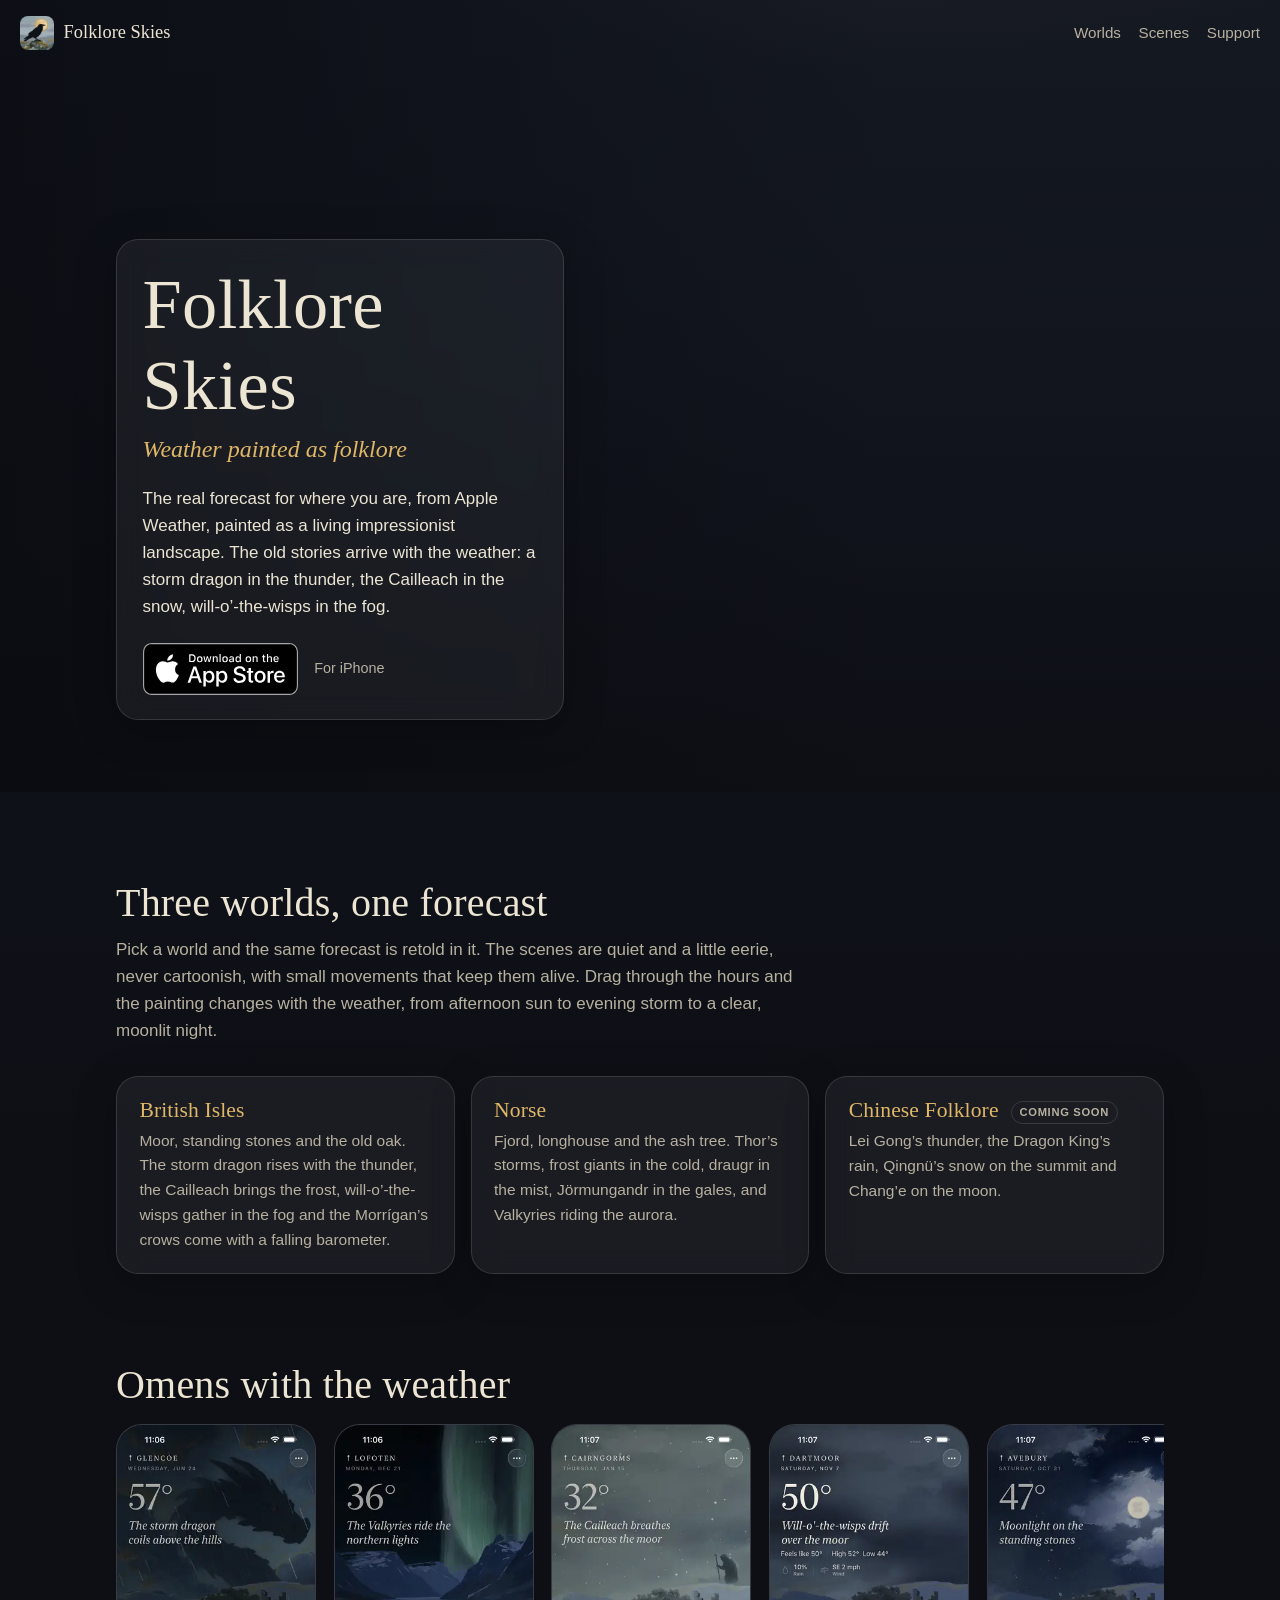
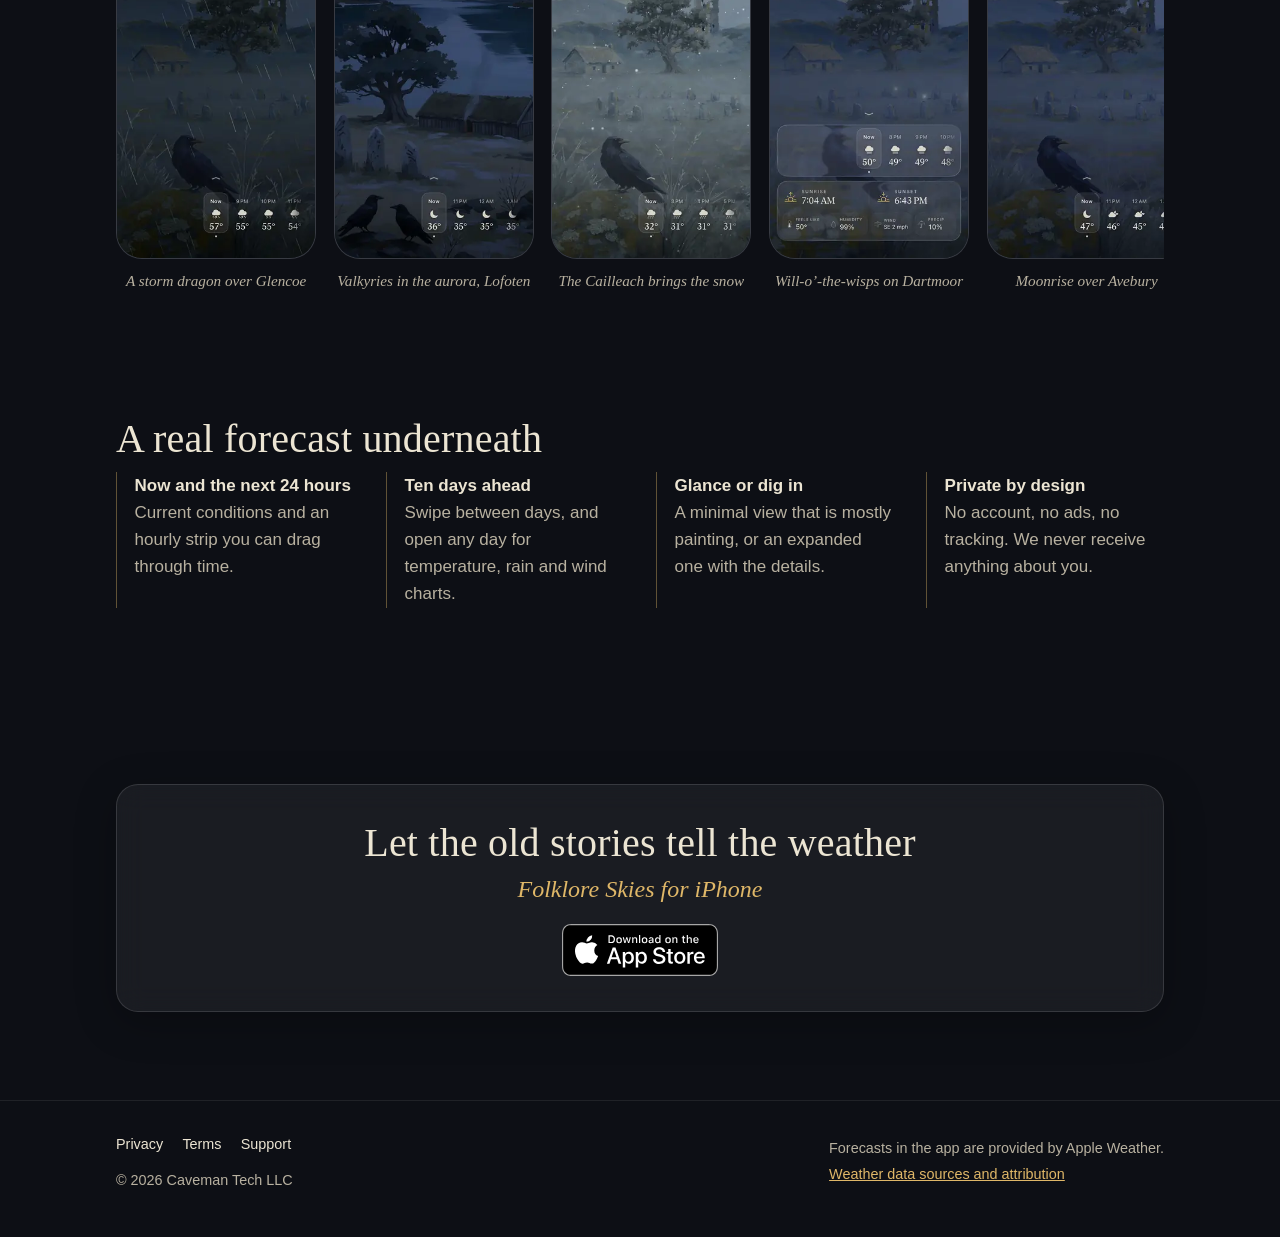
<file: index.html>
<!doctype html>
<html lang="en">
<head>
<meta charset="utf-8">
<meta name="viewport" content="width=device-width, initial-scale=1, viewport-fit=cover">
<title>Folklore Skies: weather painted as folklore</title>
<meta name="description" content="Folklore Skies for iPhone shows the real forecast from Apple Weather as a living impressionist painting, where storm dragons, Valkyries, the Cailleach and will-o&rsquo;-the-wisps arrive with the weather.">
<link rel="canonical" href="https://folkloreskies.com/">
<meta name="theme-color" content="#0d0f15">
<meta name="color-scheme" content="dark">

<!-- Smart App Banner (Safari on iOS). App Store ID 6824357386 (also used in the badge links below). -->
<meta name="apple-itunes-app" content="app-id=6824357386">

<!-- Open Graph / Twitter -->
<meta property="og:type" content="website">
<meta property="og:site_name" content="Folklore Skies">
<meta property="og:title" content="Folklore Skies: weather painted as folklore">
<meta property="og:description" content="Real forecasts from Apple Weather, painted as impressionist folklore scenes. British Isles and Norse folklore for iPhone, with more worlds coming.">
<meta property="og:url" content="https://folkloreskies.com/">
<meta property="og:image" content="https://folkloreskies.com/assets/og.jpg">
<meta property="og:image:type" content="image/jpeg">
<meta property="og:image:width" content="1200">
<meta property="og:image:height" content="630">
<meta property="og:image:alt" content="A raven on a lichen-covered stone before a gold moon, standing stones on a misty moor, with the words Folklore Skies, Weather painted as folklore.">
<meta property="og:locale" content="en_US">
<meta name="twitter:card" content="summary_large_image">
<meta name="twitter:title" content="Folklore Skies: weather painted as folklore">
<meta name="twitter:description" content="Real forecasts from Apple Weather, painted as impressionist folklore scenes. British Isles and Norse folklore for iPhone, with more worlds coming.">
<meta name="twitter:image" content="https://folkloreskies.com/assets/og.jpg">
<meta name="twitter:image:alt" content="A raven before a gold moon over standing stones, with the words Folklore Skies.">

<link rel="icon" href="/favicon.ico" sizes="any">
<link rel="icon" type="image/png" sizes="32x32" href="/assets/favicon-32.png">
<link rel="icon" type="image/png" sizes="192x192" href="/assets/icon-192.png">
<link rel="apple-touch-icon" href="/apple-touch-icon.png">
<link rel="preload" as="image" href="/assets/hero-1920.webp" media="(min-width: 641px)" fetchpriority="high">
<link rel="stylesheet" href="/assets/site.css">
<script src="/assets/store.js"></script>
<script type="application/ld+json">
{"@context":"https://schema.org","@type":"SoftwareApplication","name":"Folklore Skies","operatingSystem":"iOS 17 or later","applicationCategory":"WeatherApplication","url":"https://folkloreskies.com/","image":"https://folkloreskies.com/assets/og.jpg","publisher":{"@type":"Organization","name":"Caveman Tech LLC"}}
</script>
</head>
<body>
<a class="skip" href="#main">Skip to content</a>
<header class="bar">
  <a class="brand" href="/"><img src="/assets/icon-96.webp" width="34" height="34" alt="">Folklore Skies</a>
  <nav aria-label="Site"><a href="#worlds">Worlds</a><a href="#scenes">Scenes</a><a href="/support/">Support</a></nav>
</header>

<main id="main">
  <section class="hero" aria-labelledby="title" style="padding:0">
    <picture>
      <source media="(max-width: 640px)" type="image/webp" srcset="/assets/hero-portrait-600.webp 600w, /assets/hero-portrait-900.webp 900w" sizes="100vw">
      <source type="image/webp" srcset="/assets/hero-1280.webp 1280w, /assets/hero-1920.webp 1920w, /assets/hero-2560.webp 2560w" sizes="100vw">
      <img src="/assets/hero-1600.jpg" width="1600" height="686" alt="A raven on a lichen-covered stone before a gold moon, standing stones on a misty moor in the rain." fetchpriority="high">
    </picture>
    <div class="wrap">
      <div class="hero-card glass">
        <h1 id="title">Folklore Skies</h1>
        <p class="tagline">Weather painted as folklore</p>
        <p class="lede">The real forecast for where you are, from Apple Weather, painted as a living impressionist landscape. The old stories arrive with the weather: a storm dragon in the thunder, the Cailleach in the snow, will-o&rsquo;-the-wisps in the fog.</p>
        <div class="store">
          <a class="badge appstore" href="https://apps.apple.com/app/folklore-skies/id6824357386"><img src="/assets/app-store-badge.svg" width="156" height="52" alt="Download on the App Store"></a>
          <p class="note appstore">For iPhone</p>
          <p class="android glass" role="note">Android is coming soon. For now, Folklore Skies is on iPhone.</p>
          <a class="play" href="#">Get it on Google Play</a>
        </div>
      </div>
    </div>
  </section>

  <section id="worlds" aria-labelledby="worlds-h">
    <div class="wrap">
      <h2 id="worlds-h">Three worlds, one forecast</h2>
      <p class="intro">Pick a world and the same forecast is retold in it. The scenes are quiet and a little eerie, never cartoonish, with small movements that keep them alive. Drag through the hours and the painting changes with the weather, from afternoon sun to evening storm to a clear, moonlit night.</p>
      <ul class="worlds">
        <li class="glass"><h3>British Isles</h3><p>Moor, standing stones and the old oak. The storm dragon rises with the thunder, the Cailleach brings the frost, will-o&rsquo;-the-wisps gather in the fog and the Morrígan&rsquo;s crows come with a falling barometer.</p></li>
        <li class="glass"><h3>Norse</h3><p>Fjord, longhouse and the ash tree. Thor&rsquo;s storms, frost giants in the cold, draugr in the mist, Jörmungandr in the gales, and Valkyries riding the aurora.</p></li>
        <li class="glass"><h3>Chinese Folklore <span class="tag">Coming soon</span></h3><p>Lei Gong&rsquo;s thunder, the Dragon King&rsquo;s rain, Qingnü&rsquo;s snow on the summit and Chang&rsquo;e on the moon.</p></li>
      </ul>
    </div>
  </section>

  <section id="scenes" aria-labelledby="scenes-h" style="padding-top:0">
    <div class="wrap">
      <h2 id="scenes-h">Omens with the weather</h2>
      <ul class="shots" aria-label="App screenshots" tabindex="0">
        <li><figure><img loading="lazy" decoding="async" src="/assets/screens/storm-dragon-330.webp" srcset="/assets/screens/storm-dragon-330.webp 330w, /assets/screens/storm-dragon-660.webp 660w" sizes="(max-width: 640px) 60vw, 220px" width="330" height="717" alt="Thunderstorm over Glencoe with a storm dragon in the clouds"><figcaption>A storm dragon over Glencoe</figcaption></figure></li>
        <li><figure><img loading="lazy" decoding="async" src="/assets/screens/valkyries-330.webp" srcset="/assets/screens/valkyries-330.webp 330w, /assets/screens/valkyries-660.webp 660w" sizes="(max-width: 640px) 60vw, 220px" width="330" height="717" alt="Aurora over Lofoten with Valkyries riding through it"><figcaption>Valkyries in the aurora, Lofoten</figcaption></figure></li>
        <li><figure><img loading="lazy" decoding="async" src="/assets/screens/cailleach-330.webp" srcset="/assets/screens/cailleach-330.webp 330w, /assets/screens/cailleach-660.webp 660w" sizes="(max-width: 640px) 60vw, 220px" width="330" height="717" alt="Snow in the Cairngorms with the Cailleach on the hill"><figcaption>The Cailleach brings the snow</figcaption></figure></li>
        <li><figure><img loading="lazy" decoding="async" src="/assets/screens/dartmoor-expanded-330.webp" srcset="/assets/screens/dartmoor-expanded-330.webp 330w, /assets/screens/dartmoor-expanded-660.webp 660w" sizes="(max-width: 640px) 60vw, 220px" width="330" height="717" alt="Foggy Dartmoor with will-o'-the-wisps and the expanded forecast"><figcaption>Will-o&rsquo;-the-wisps on Dartmoor</figcaption></figure></li>
        <li><figure><img loading="lazy" decoding="async" src="/assets/screens/avebury-330.webp" srcset="/assets/screens/avebury-330.webp 330w, /assets/screens/avebury-660.webp 660w" sizes="(max-width: 640px) 60vw, 220px" width="330" height="717" alt="Clear night at Avebury with the moon over the stones"><figcaption>Moonrise over Avebury</figcaption></figure></li>
        <li><figure><img loading="lazy" decoding="async" src="/assets/screens/day-charts-330.webp" srcset="/assets/screens/day-charts-330.webp 330w, /assets/screens/day-charts-660.webp 660w" sizes="(max-width: 640px) 60vw, 220px" width="330" height="717" alt="Temperature, rain and wind charts for a day in Connemara"><figcaption>Charts for every day</figcaption></figure></li>
      </ul>
    </div>
  </section>

  <section aria-labelledby="real-h" style="padding-top:1rem">
    <div class="wrap">
      <h2 id="real-h">A real forecast underneath</h2>
      <ul class="features">
        <li><strong>Now and the next 24 hours</strong>Current conditions and an hourly strip you can drag through time.</li>
        <li><strong>Ten days ahead</strong>Swipe between days, and open any day for temperature, rain and wind charts.</li>
        <li><strong>Glance or dig in</strong>A minimal view that is mostly painting, or an expanded one with the details.</li>
        <li><strong>Private by design</strong>No account, no ads, no tracking. We never receive anything about you.</li>
      </ul>
    </div>
  </section>

  <section aria-labelledby="get-h">
    <div class="wrap">
      <div class="cta glass">
        <h2 id="get-h">Let the old stories tell the weather</h2>
        <p class="tagline">Folklore Skies for iPhone</p>
        <div class="store">
          <a class="badge appstore" href="https://apps.apple.com/app/folklore-skies/id6824357386"><img src="/assets/app-store-badge.svg" width="156" height="52" alt="Download on the App Store" loading="lazy"></a>
          <p class="android" role="note">Android is coming soon. For now, Folklore Skies is on iPhone.</p>
          <a class="play" href="#">Get it on Google Play</a>
        </div>
      </div>
    </div>
  </section>
</main>

<footer>
  <div class="wrap">
    <div>
      <nav aria-label="Legal"><a href="/privacy/">Privacy</a><a href="/terms/">Terms</a><a href="/support/">Support</a></nav>
      <p style="margin-top:.8rem">&copy; 2026 Caveman Tech LLC</p>
    </div>
    <div>
      <p>Forecasts in the app are provided by Apple&nbsp;Weather.</p>
      <p><a href="https://weatherkit.apple.com/legal-attribution.html">Weather data sources and attribution</a></p>
    </div>
  </div>
</footer>
</body>
</html>
</file>
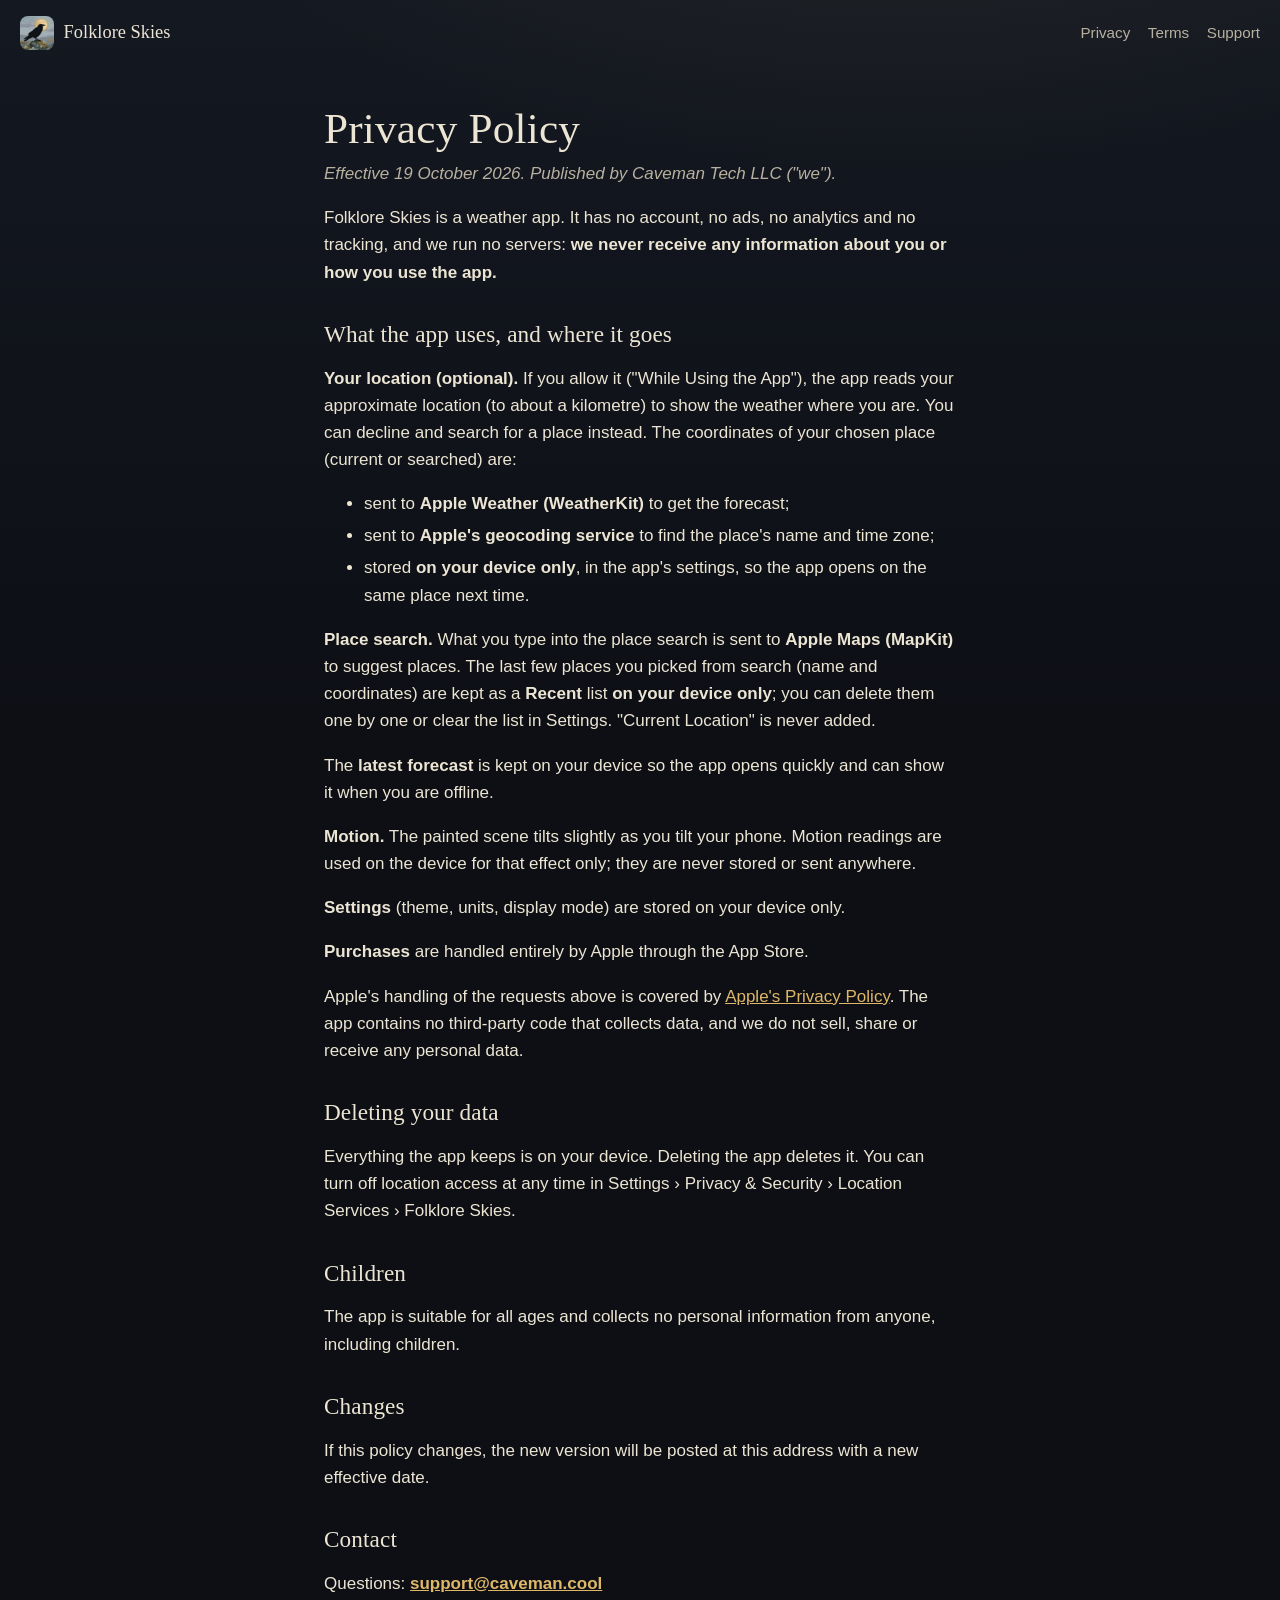
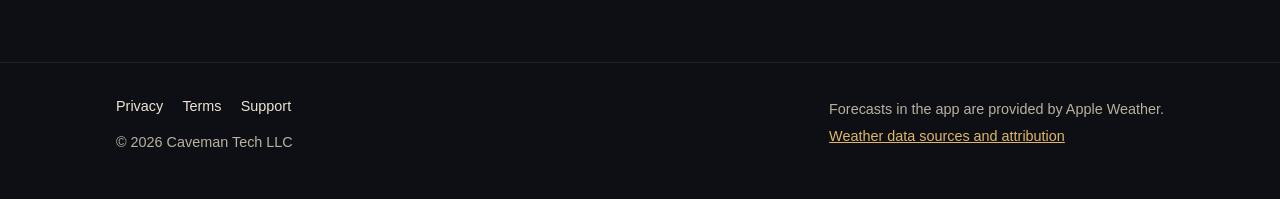
<file: privacy/index.html>
<!doctype html>
<html lang="en">
<head>
<meta charset="utf-8">
<meta name="viewport" content="width=device-width, initial-scale=1, viewport-fit=cover">
<title>Privacy Policy · Folklore Skies</title>
<meta name="description" content="Folklore Skies collects no data: no account, no ads, no analytics, no tracking. Here is what the app uses and where it goes.">
<link rel="canonical" href="https://folkloreskies.com/privacy/">
<meta name="theme-color" content="#0d0f15">
<meta name="color-scheme" content="dark">
<link rel="icon" href="/favicon.ico" sizes="any">
<link rel="icon" type="image/png" sizes="32x32" href="/assets/favicon-32.png">
<link rel="apple-touch-icon" href="/apple-touch-icon.png">
<link rel="stylesheet" href="/assets/site.css">
</head>
<body>
<a class="skip" href="#main">Skip to content</a>
<header class="bar">
  <a class="brand" href="/"><img src="/assets/icon-96.webp" width="34" height="34" alt="">Folklore Skies</a>
  <nav aria-label="Site"><a href="/privacy/">Privacy</a><a href="/terms/">Terms</a><a href="/support/">Support</a></nav>
</header>
<main id="main" class="page">
<h1>Privacy Policy</h1>
<p class="meta">Effective 19 October 2026. Published by Caveman Tech LLC ("we").</p>
<p>Folklore Skies is a weather app. It has no account, no ads, no analytics and no tracking, and we run no servers: <strong>we never receive any information about you or how you use the app.</strong></p>
<h2>What the app uses, and where it goes</h2>
<p><strong>Your location (optional).</strong> If you allow it ("While Using the App"), the app reads your approximate location (to about a kilometre) to show the weather where you are. You can decline and search for a place instead. The coordinates of your chosen place (current or searched) are:</p>
<ul>
<li>sent to <strong>Apple Weather (WeatherKit)</strong> to get the forecast;</li>
<li>sent to <strong>Apple's geocoding service</strong> to find the place's name and time zone;</li>
<li>stored <strong>on your device only</strong>, in the app's settings, so the app opens on the same place next time.</li>
</ul>
<p><strong>Place search.</strong> What you type into the place search is sent to <strong>Apple Maps (MapKit)</strong> to suggest places. The last few places you picked from search (name and coordinates) are kept as a <strong>Recent</strong> list <strong>on your device only</strong>; you can delete them one by one or clear the list in Settings. "Current Location" is never added.</p>
<p>The <strong>latest forecast</strong> is kept on your device so the app opens quickly and can show it when you are offline.</p>
<p><strong>Motion.</strong> The painted scene tilts slightly as you tilt your phone. Motion readings are used on the device for that effect only; they are never stored or sent anywhere.</p>
<p><strong>Settings</strong> (theme, units, display mode) are stored on your device only.</p>
<p><strong>Purchases</strong> are handled entirely by Apple through the App Store.</p>
<p>Apple's handling of the requests above is covered by <a href="https://www.apple.com/legal/privacy/">Apple's Privacy Policy</a>. The app contains no third-party code that collects data, and we do not sell, share or receive any personal data.</p>
<h2>Deleting your data</h2>
<p>Everything the app keeps is on your device. Deleting the app deletes it. You can turn off location access at any time in Settings › Privacy &amp; Security › Location Services › Folklore Skies.</p>
<h2>Children</h2>
<p>The app is suitable for all ages and collects no personal information from anyone, including children.</p>
<h2>Changes</h2>
<p>If this policy changes, the new version will be posted at this address with a new effective date.</p>
<h2>Contact</h2>
<p>Questions: <strong><a href="mailto:support@caveman.cool">support@caveman.cool</a></strong></p>
</main>
<footer>
  <div class="wrap">
    <div>
      <nav aria-label="Legal"><a href="/privacy/">Privacy</a><a href="/terms/">Terms</a><a href="/support/">Support</a></nav>
      <p style="margin-top:.8rem">&copy; 2026 Caveman Tech LLC</p>
    </div>
    <div>
      <p>Forecasts in the app are provided by Apple&nbsp;Weather.</p>
      <p><a href="https://weatherkit.apple.com/legal-attribution.html">Weather data sources and attribution</a></p>
    </div>
  </div>
</footer>
</body>
</html>
</file>
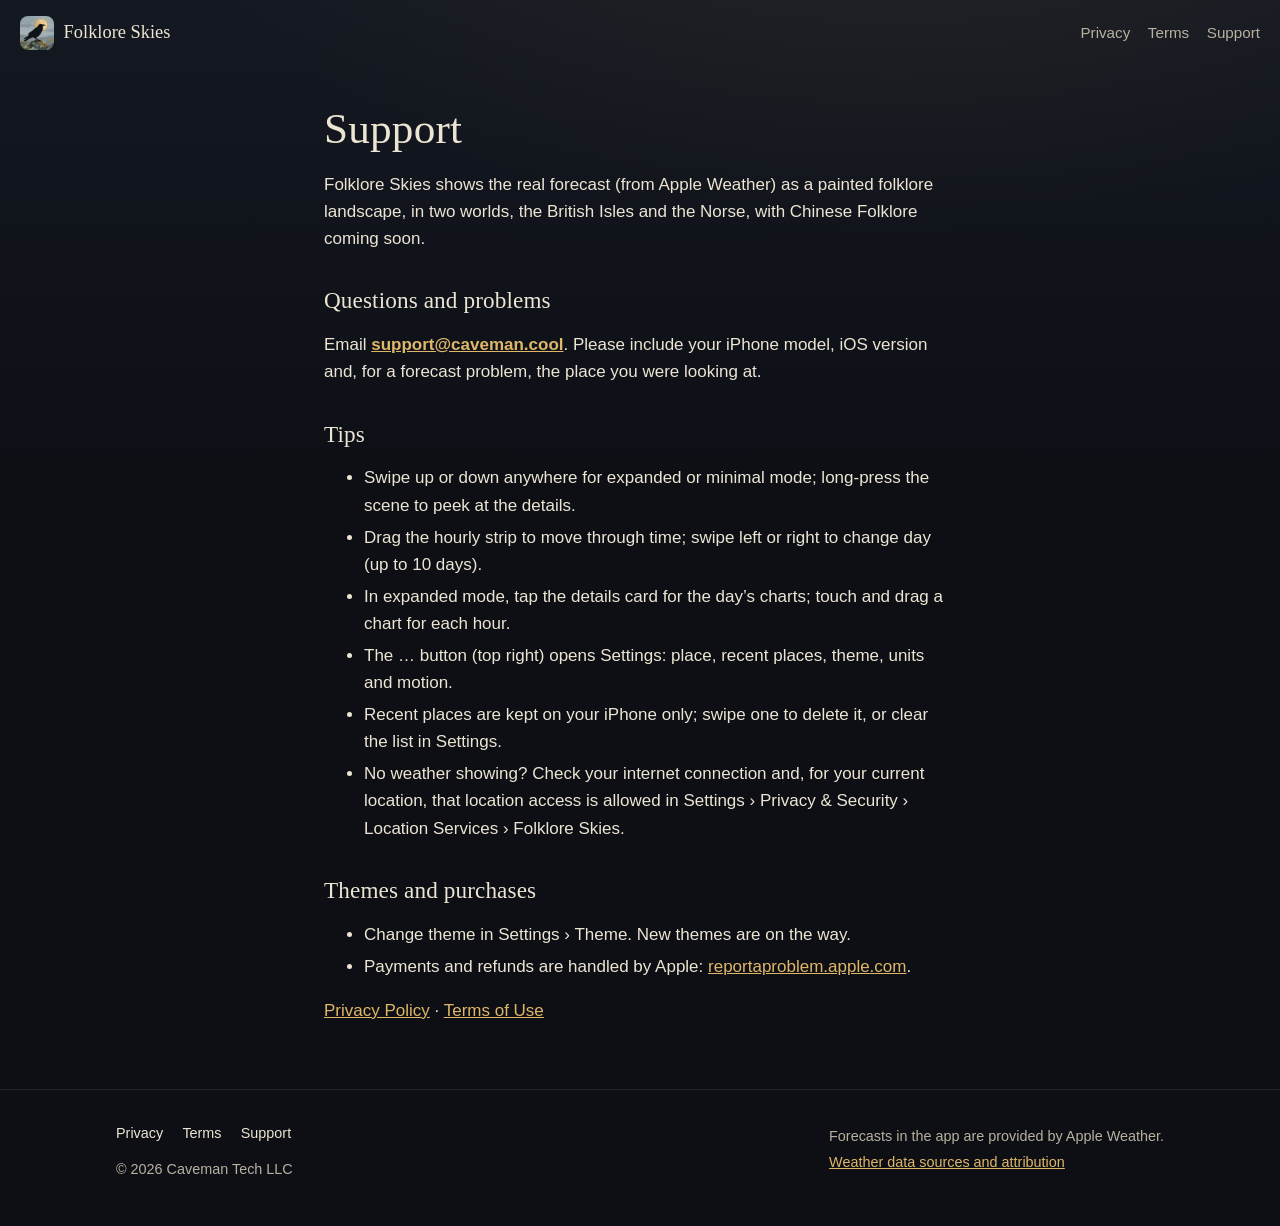
<file: support/index.html>
<!doctype html>
<html lang="en">
<head>
<meta charset="utf-8">
<meta name="viewport" content="width=device-width, initial-scale=1, viewport-fit=cover">
<title>Support · Folklore Skies</title>
<meta name="description" content="Help and contact for the Folklore Skies iPhone weather app.">
<link rel="canonical" href="https://folkloreskies.com/support/">
<meta name="theme-color" content="#0d0f15">
<meta name="color-scheme" content="dark">
<link rel="icon" href="/favicon.ico" sizes="any">
<link rel="icon" type="image/png" sizes="32x32" href="/assets/favicon-32.png">
<link rel="apple-touch-icon" href="/apple-touch-icon.png">
<link rel="stylesheet" href="/assets/site.css">
</head>
<body>
<a class="skip" href="#main">Skip to content</a>
<header class="bar">
  <a class="brand" href="/"><img src="/assets/icon-96.webp" width="34" height="34" alt="">Folklore Skies</a>
  <nav aria-label="Site"><a href="/privacy/">Privacy</a><a href="/terms/">Terms</a><a href="/support/">Support</a></nav>
</header>
<main id="main" class="page">
<h1>Support</h1>
<p>Folklore Skies shows the real forecast (from Apple Weather) as a painted folklore landscape, in two worlds, the British Isles and the Norse, with Chinese Folklore coming soon.</p>
<h2>Questions and problems</h2>
<p>Email <strong><a href="mailto:support@caveman.cool">support@caveman.cool</a></strong>. Please include your iPhone model, iOS version and, for a forecast problem, the place you were looking at.</p>
<h2>Tips</h2>
<ul>
<li>Swipe up or down anywhere for expanded or minimal mode; long-press the scene to peek at the details.</li>
<li>Drag the hourly strip to move through time; swipe left or right to change day (up to 10 days).</li>
<li>In expanded mode, tap the details card for the day&rsquo;s charts; touch and drag a chart for each hour.</li>
<li>The &hellip; button (top right) opens Settings: place, recent places, theme, units and motion.</li>
<li>Recent places are kept on your iPhone only; swipe one to delete it, or clear the list in Settings.</li>
<li>No weather showing? Check your internet connection and, for your current location, that location access is allowed in Settings &rsaquo; Privacy &amp; Security &rsaquo; Location Services &rsaquo; Folklore Skies.</li>
</ul>
<h2>Themes and purchases</h2>
<ul>
<li>Change theme in Settings &rsaquo; Theme. New themes are on the way.</li>
<li>Payments and refunds are handled by Apple: <a href="https://reportaproblem.apple.com/">reportaproblem.apple.com</a>.</li>
</ul>
<p><a href="/privacy/">Privacy Policy</a> &middot; <a href="/terms/">Terms of Use</a></p>
</main>
<footer>
  <div class="wrap">
    <div>
      <nav aria-label="Legal"><a href="/privacy/">Privacy</a><a href="/terms/">Terms</a><a href="/support/">Support</a></nav>
      <p style="margin-top:.8rem">&copy; 2026 Caveman Tech LLC</p>
    </div>
    <div>
      <p>Forecasts in the app are provided by Apple&nbsp;Weather.</p>
      <p><a href="https://weatherkit.apple.com/legal-attribution.html">Weather data sources and attribution</a></p>
    </div>
  </div>
</footer>
</body>
</html>
</file>
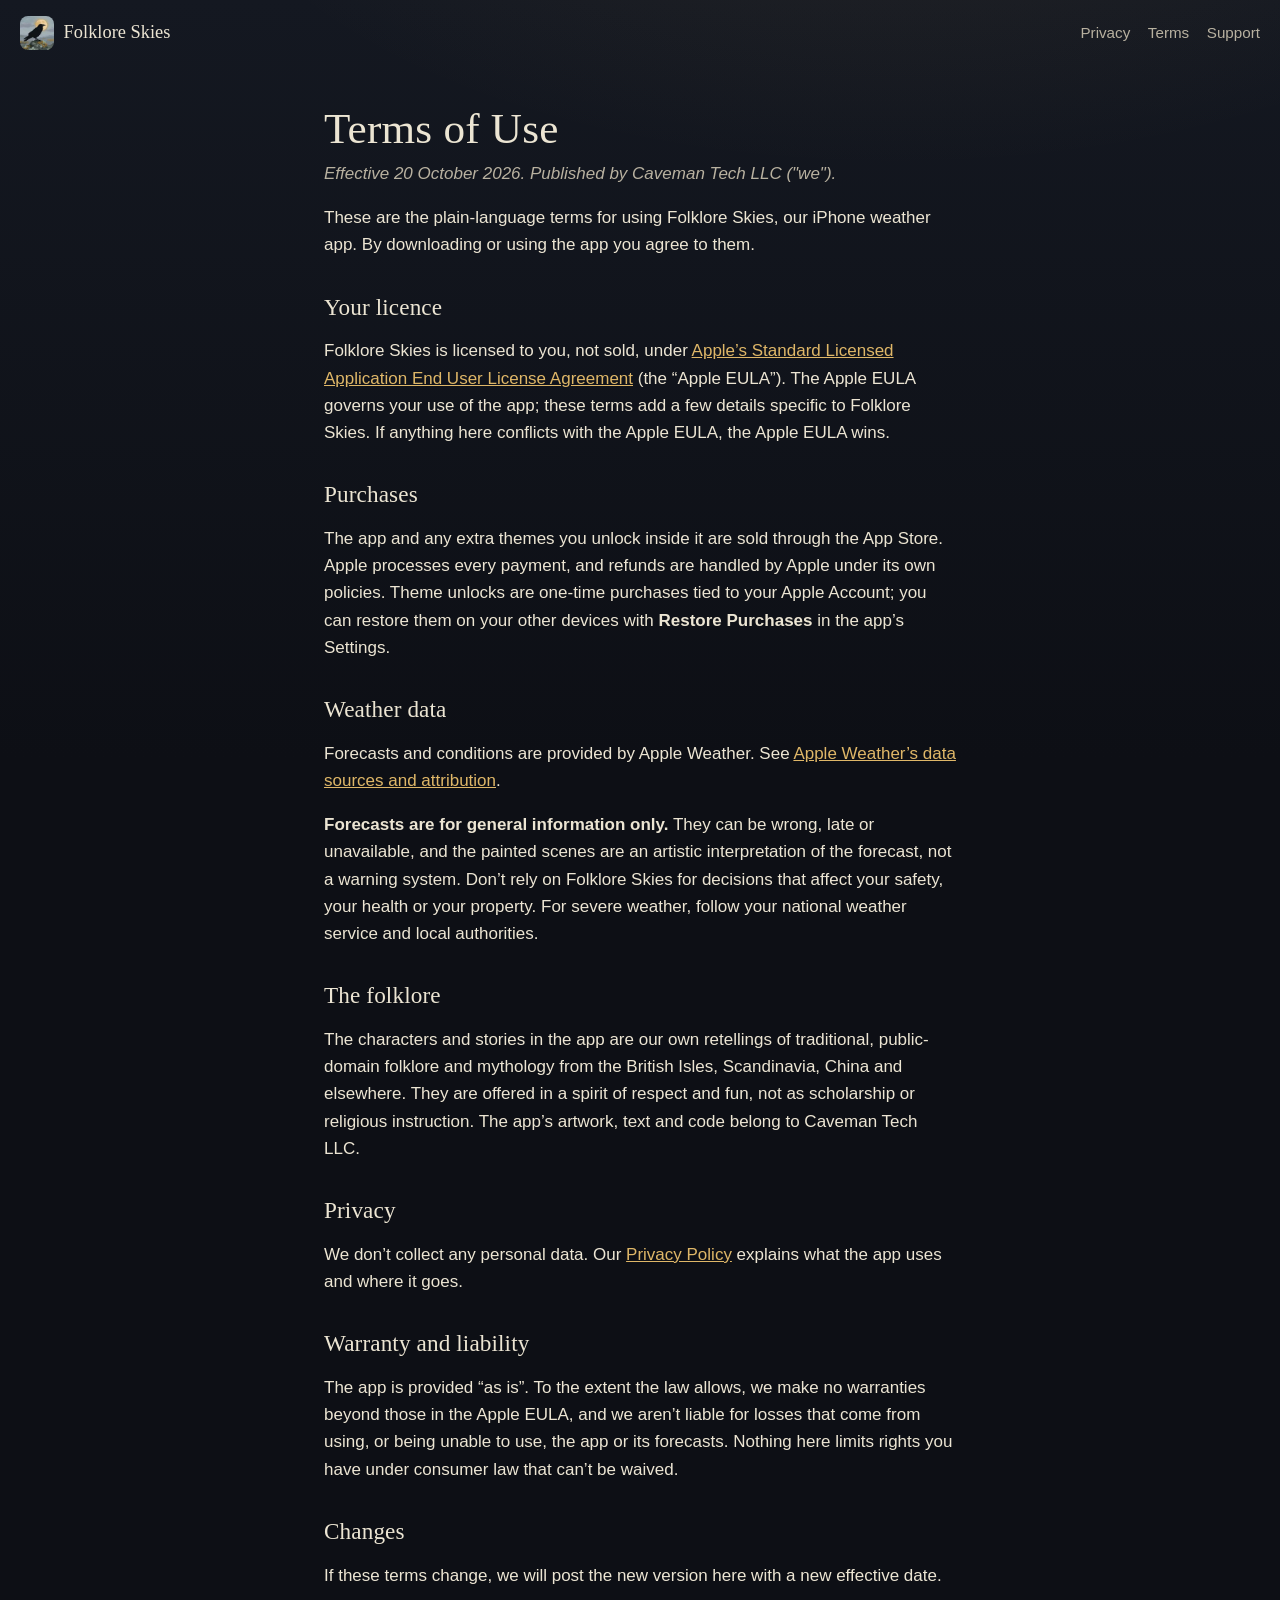
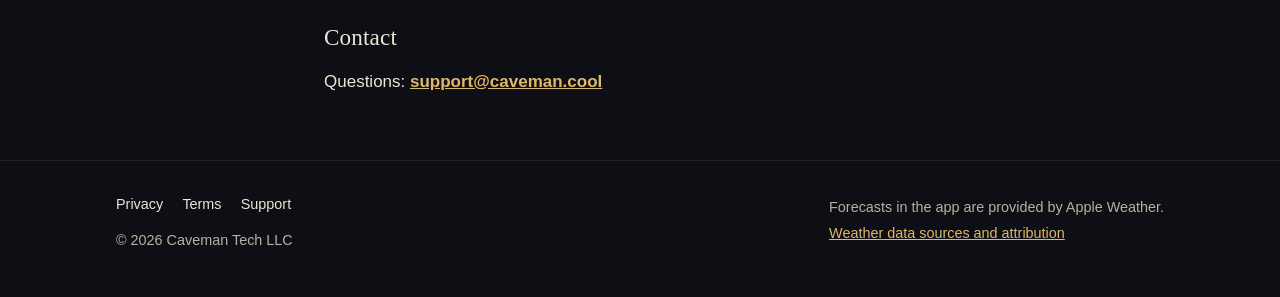
<file: terms/index.html>
<!doctype html>
<html lang="en">
<head>
<meta charset="utf-8">
<meta name="viewport" content="width=device-width, initial-scale=1, viewport-fit=cover">
<title>Terms of Use · Folklore Skies</title>
<meta name="description" content="Plain-language terms of use for the Folklore Skies iPhone app by Caveman Tech LLC.">
<link rel="canonical" href="https://folkloreskies.com/terms/">
<meta name="theme-color" content="#0d0f15">
<meta name="color-scheme" content="dark">
<link rel="icon" href="/favicon.ico" sizes="any">
<link rel="icon" type="image/png" sizes="32x32" href="/assets/favicon-32.png">
<link rel="apple-touch-icon" href="/apple-touch-icon.png">
<link rel="stylesheet" href="/assets/site.css">
</head>
<body>
<a class="skip" href="#main">Skip to content</a>
<header class="bar">
  <a class="brand" href="/"><img src="/assets/icon-96.webp" width="34" height="34" alt="">Folklore Skies</a>
  <nav aria-label="Site"><a href="/privacy/">Privacy</a><a href="/terms/">Terms</a><a href="/support/">Support</a></nav>
</header>
<main id="main" class="page">
<h1>Terms of Use</h1>
<p class="meta">Effective 20 October 2026. Published by Caveman Tech LLC ("we").</p>
<p>These are the plain-language terms for using Folklore Skies, our iPhone weather app. By downloading or using the app you agree to them.</p>

<h2>Your licence</h2>
<p>Folklore Skies is licensed to you, not sold, under <a href="https://www.apple.com/legal/internet-services/itunes/dev/stdeula/">Apple&rsquo;s Standard Licensed Application End User License Agreement</a> (the &ldquo;Apple EULA&rdquo;). The Apple EULA governs your use of the app; these terms add a few details specific to Folklore Skies. If anything here conflicts with the Apple EULA, the Apple EULA wins.</p>

<h2>Purchases</h2>
<p>The app and any extra themes you unlock inside it are sold through the App Store. Apple processes every payment, and refunds are handled by Apple under its own policies. Theme unlocks are one-time purchases tied to your Apple Account; you can restore them on your other devices with <strong>Restore Purchases</strong> in the app&rsquo;s Settings.</p>

<h2>Weather data</h2>
<p>Forecasts and conditions are provided by Apple Weather. See <a href="https://weatherkit.apple.com/legal-attribution.html">Apple Weather&rsquo;s data sources and attribution</a>.</p>
<p><strong>Forecasts are for general information only.</strong> They can be wrong, late or unavailable, and the painted scenes are an artistic interpretation of the forecast, not a warning system. Don&rsquo;t rely on Folklore Skies for decisions that affect your safety, your health or your property. For severe weather, follow your national weather service and local authorities.</p>

<h2>The folklore</h2>
<p>The characters and stories in the app are our own retellings of traditional, public-domain folklore and mythology from the British Isles, Scandinavia, China and elsewhere. They are offered in a spirit of respect and fun, not as scholarship or religious instruction. The app&rsquo;s artwork, text and code belong to Caveman Tech LLC.</p>

<h2>Privacy</h2>
<p>We don&rsquo;t collect any personal data. Our <a href="/privacy/">Privacy Policy</a> explains what the app uses and where it goes.</p>

<h2>Warranty and liability</h2>
<p>The app is provided &ldquo;as is&rdquo;. To the extent the law allows, we make no warranties beyond those in the Apple EULA, and we aren&rsquo;t liable for losses that come from using, or being unable to use, the app or its forecasts. Nothing here limits rights you have under consumer law that can&rsquo;t be waived.</p>

<h2>Changes</h2>
<p>If these terms change, we will post the new version here with a new effective date.</p>

<h2>Contact</h2>
<p>Questions: <strong><a href="mailto:support@caveman.cool">support@caveman.cool</a></strong></p>
</main>
<footer>
  <div class="wrap">
    <div>
      <nav aria-label="Legal"><a href="/privacy/">Privacy</a><a href="/terms/">Terms</a><a href="/support/">Support</a></nav>
      <p style="margin-top:.8rem">&copy; 2026 Caveman Tech LLC</p>
    </div>
    <div>
      <p>Forecasts in the app are provided by Apple&nbsp;Weather.</p>
      <p><a href="https://weatherkit.apple.com/legal-attribution.html">Weather data sources and attribution</a></p>
    </div>
  </div>
</footer>
</body>
</html>
</file>
<file: assets/site.css>
/* Folklore Skies — static site. No web fonts, trackers or cookies. */
:root{
  --ink:#ece5d3; --ink-dim:#b8b1a0; --gold:#dfb768; --gold-hi:#f0cf8a;
  --night:#0d0f15; --night-2:#141821;
  --glass:rgba(255,255,255,.055); --glass-edge:rgba(255,255,255,.13);
  --serif:"Iowan Old Style","Palatino Linotype",Palatino,"Book Antiqua",Georgia,"Noto Serif",serif;
  --sans:-apple-system,BlinkMacSystemFont,"Segoe UI",Roboto,"Helvetica Neue",Arial,sans-serif;
  color-scheme:dark;
}
*{box-sizing:border-box}
html{background:var(--night);-webkit-text-size-adjust:100%}
body{margin:0;color:var(--ink);font:17px/1.6 var(--sans);background:
  radial-gradient(1200px 600px at 70% -10%,rgba(223,183,104,.08),transparent 60%),
  linear-gradient(180deg,var(--night-2),var(--night) 40%);min-height:100vh}
a{color:var(--gold)}a:hover{color:var(--gold-hi)}
a:focus-visible,button:focus-visible{outline:2px solid var(--gold-hi);outline-offset:3px;border-radius:6px}
h1,h2,h3{font-family:var(--serif);font-weight:400;letter-spacing:.005em;line-height:1.15}
img{max-width:100%;height:auto;display:block}
.skip{position:absolute;left:-999px;top:0}.skip:focus{left:1rem;top:1rem;z-index:10;background:var(--night);padding:.5rem 1rem}
.wrap{max-width:68rem;margin:0 auto;padding:0 1.25rem}
.glass{background:var(--glass);border:1px solid var(--glass-edge);border-radius:22px;
  -webkit-backdrop-filter:blur(14px) saturate(1.2);backdrop-filter:blur(14px) saturate(1.2);
  box-shadow:0 10px 40px rgba(0,0,0,.25)}

/* header bar */
.bar{position:absolute;inset:0 0 auto 0;z-index:3;display:flex;align-items:center;justify-content:space-between;padding:1rem 1.25rem}
.brand{display:flex;align-items:center;gap:.6rem;color:var(--ink);text-decoration:none;font-family:var(--serif);font-size:1.15rem}
.brand img{width:34px;height:34px;border-radius:8px}
.bar nav a{color:var(--ink-dim);text-decoration:none;margin-left:1.1rem;font-size:.95rem}
.bar nav a:hover{color:var(--ink)}

/* hero */
.hero{position:relative;min-height:min(88vh,50rem);display:flex;align-items:flex-end;overflow:hidden;isolation:isolate}
.hero picture,.hero picture img{position:absolute;inset:0;width:100%;height:100%;object-fit:cover;object-position:0% 40%;z-index:-2}
.hero::after{content:"";position:absolute;inset:0;z-index:-1;background:
  linear-gradient(90deg,rgba(9,11,16,.72) 0%,rgba(9,11,16,.25) 45%,transparent 70%),
  linear-gradient(0deg,var(--night) 0%,rgba(13,15,21,.3) 28%,transparent 55%)}
.hero .wrap{width:100%;padding-bottom:clamp(2.5rem,8vh,5rem)}
.hero-card{max-width:28rem;padding:1.5rem 1.6rem}
.hero h1{font-size:clamp(2.6rem,6vw,4.4rem);margin:0}
.tagline{font-family:var(--serif);font-style:italic;color:var(--gold);font-size:clamp(1.2rem,2.4vw,1.5rem);margin:.25rem 0 1rem}
.lede{margin:0 0 1.4rem;color:var(--ink)}

/* store */
.store{display:flex;flex-wrap:wrap;align-items:center;gap:.6rem 1rem}
.store .badge img{height:52px;width:auto}
.store .note{color:var(--ink-dim);font-size:.9rem;margin:0}
.store .android,.store .play{display:none}
html[data-platform="android"] .store .appstore{display:none}
html[data-platform="android"] .store .android{display:block}
html[data-platform="android"][data-play="1"] .store .android{display:none}
html[data-platform="android"][data-play="1"] .store .play{display:inline-flex}
.android{padding:.7rem 1rem;border-radius:14px;margin:0}
.play{align-items:center;gap:.5rem;padding:.75rem 1.2rem;border-radius:12px;background:#000;border:1px solid #a6a6a6;color:#fff;text-decoration:none;font-weight:600}

/* sections */
section{padding:clamp(3rem,8vw,5.5rem) 0}
section h2{font-size:clamp(1.8rem,3.6vw,2.5rem);margin:0 0 .6rem}
.intro{max-width:44rem;color:var(--ink-dim);margin:0 0 2rem}
.worlds{display:grid;grid-template-columns:repeat(auto-fit,minmax(16rem,1fr));gap:1rem;list-style:none;padding:0;margin:0}
.worlds li{padding:1.3rem 1.4rem}
.worlds h3{margin:0 0 .35rem;font-size:1.35rem;color:var(--gold)}
.worlds p{margin:0;color:var(--ink-dim);font-size:.97rem}
.tag{display:inline-block;margin-left:.4rem;font:600 .7rem/1 var(--sans);letter-spacing:.06em;text-transform:uppercase;color:var(--ink-dim);border:1px solid var(--glass-edge);border-radius:99px;padding:.3rem .5rem;vertical-align:middle}

.shots{display:grid;grid-auto-flow:column;grid-auto-columns:minmax(12.5rem,1fr);gap:1.1rem;overflow-x:auto;scroll-snap-type:x mandatory;padding:.4rem .2rem 1.2rem;margin:0;list-style:none;scrollbar-width:thin}
.shots li{scroll-snap-align:start}
.shots figure{margin:0}
.shots img{border-radius:26px;border:1px solid var(--glass-edge);aspect-ratio:1320/2868;width:100%;background:#1a1e27}
.shots figcaption{font-family:var(--serif);font-style:italic;color:var(--ink-dim);font-size:.95rem;text-align:center;margin-top:.6rem}

.features{display:grid;grid-template-columns:repeat(auto-fit,minmax(13rem,1fr));gap:1rem 2rem;padding:0;margin:0;list-style:none}
.features li{padding-left:1.1rem;border-left:1px solid rgba(223,183,104,.4);color:var(--ink-dim)}
.features strong{color:var(--ink);font-weight:600;display:block}
.cta{text-align:center;padding:2.2rem 1.5rem}
.cta .store{justify-content:center}
.cta h2{margin-bottom:.2rem}

/* prose pages */
.page{max-width:42rem;margin:0 auto;padding:6.5rem 1.25rem 3rem}
.page h1{font-size:clamp(2rem,5vw,2.7rem);margin:0 0 .4rem}
.page h2{font-size:1.45rem;margin:2.2rem 0 .5rem}
.page .meta{color:var(--ink-dim);font-style:italic;margin-top:0}
.page li{margin:.3rem 0}
.page.center{text-align:center;padding-top:9rem}

/* footer */
footer{border-top:1px solid rgba(255,255,255,.08);padding:2rem 0 2.6rem;color:var(--ink-dim);font-size:.9rem}
footer .wrap{display:flex;flex-wrap:wrap;gap:.8rem 2rem;justify-content:space-between;align-items:flex-start}
footer nav a{color:var(--ink);text-decoration:none;margin-right:1.2rem}
footer nav a:hover{color:var(--gold)}
footer p{margin:.2rem 0}

@media (max-width:640px){
  .bar nav{display:none}
  .hero{display:block;min-height:0}
  .hero picture{position:relative;display:block;height:min(64svh,34rem)}
  .hero picture img{object-position:50% 35%}
  .hero .wrap{margin-top:-5.5rem;padding-bottom:1rem}
  .hero::after{background:linear-gradient(0deg,var(--night) 0%,var(--night) 30%,rgba(13,15,21,.4) 52%,transparent 70%)}
  .hero-card{padding:1.3rem 1.3rem}
}
@media (prefers-reduced-motion:no-preference){
  .hero picture img{animation:drift 40s ease-in-out infinite alternate}
  @keyframes drift{from{transform:scale(1.04) translateX(0)}to{transform:scale(1.08) translateX(-1.2%)}}
}
@supports not ((backdrop-filter:blur(1px)) or (-webkit-backdrop-filter:blur(1px))){.glass{background:rgba(20,24,33,.82)}}
</file>
